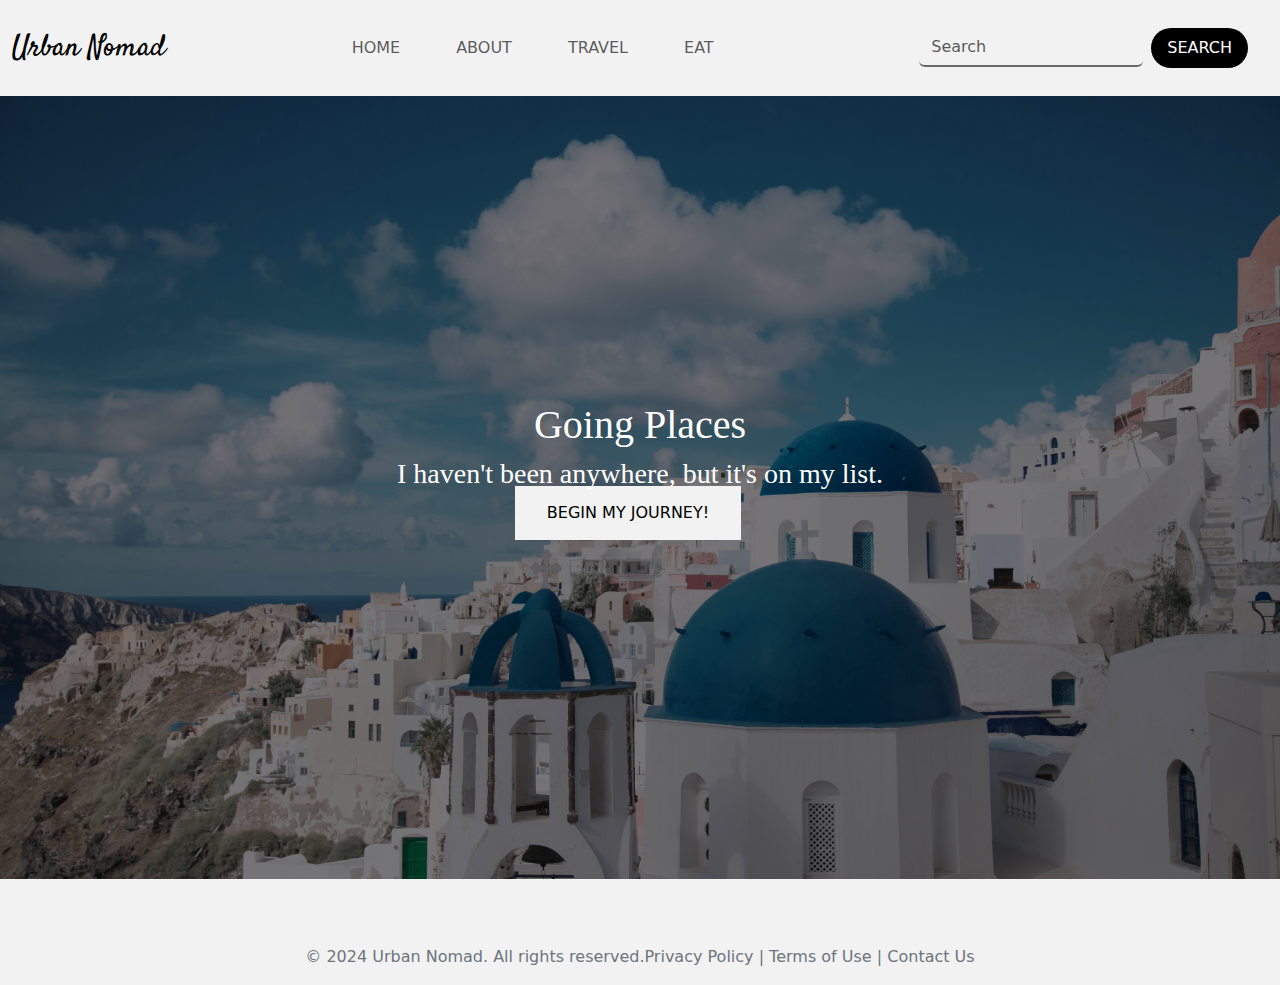
<file: index.html>
<!DOCTYPE html>
<html lang="en">
  <head>
    <title>Bootstrap Example</title>
    <meta charset="utf-8" />
    <meta name="viewport" content="width=device-width, initial-scale=1" />
    <link
      href="https://cdn.jsdelivr.net/npm/bootstrap@5.3.3/dist/css/bootstrap.min.css"
      rel="stylesheet"
    />
    <script src="https://cdn.jsdelivr.net/npm/bootstrap@5.3.3/dist/js/bootstrap.bundle.min.js"></script>
    <link
      rel="stylesheet"
      href="https://fonts.googleapis.com/css2?family=Satisfy&display=swap"
    />
    <link rel="stylesheet" href="global.css" />
  </head>
  <style>
    .container1 {
      display: flex;
      align-items: center;
      justify-content: center;
      background-image: linear-gradient(rgba(0, 0, 0, 0.5), rgba(0, 0, 0, 0.5)),
        url("assets/travel.jpg");
      background-repeat: no-repeat;
      background-size: cover;
      height: 87vh;
    }
    .container {
      align-items: center;
      display: flex;
      justify-content: center;
      margin-top: 50px;
    }
    .hero-text {
      text-align: center;
      position: absolute;
      top: 50%;
      left: 50%;
      transform: translate(-50%, -50%);
      color: white;
      font-family: serif;
    }
    .button1 {
      background-color: #f2f2f2;
      color: black;
      border: none;
      text-align: center;
      padding: 15px 32px;
      font-size: 16px;
      cursor: pointer;
    }
    .button1:hover {
      background-color: #3a312d;
      color: white;
    }
    .footer {
      padding: 20px 0;
      background-color: #f2f2f2;
      color: #6c757d;
      text-align: center;
    }
    .footer a {
      color: #6c757d;
      text-decoration: none;
    }
    .footer a:hover {
      color: #343a40;
      text-decoration: underline;
    }
  </style>
  <body>
    <nav class="navbar navbar-expand-sm">
      <div class="container-fluid">
        <a class="navbar-brand" href="#">Urban Nomad</a>
        <button
          class="navbar-toggler"
          type="button"
          data-bs-toggle="collapse"
          data-bs-target="#mynavbar"
        >
          <span class="navbar-toggler-icon"></span>
        </button>
        <div class="collapse navbar-collapse" id="mynavbar">
          <ul class="navbar-nav mx-auto">
            <li class="nav-item">
              <a class="nav-link" href="index.html">HOME</a>
            </li>
            <li class="nav-item">
              <a class="nav-link" href="about.html">ABOUT</a>
            </li>
            <li class="nav-item">
              <a class="nav-link" href="travel.html">TRAVEL</a>
            </li>
            <li class="nav-item">
              <a class="nav-link" href="javascript:void(0)">EAT</a>
            </li>
          </ul>
        </div>
        <form class="d-flex search-form">
          <input
            class="form-control search-input"
            type="text"
            placeholder="Search"
          />
          <button class="button2" type="button">SEARCH</button>
        </form>
      </div>
    </nav>
    <div class="container1">
      <div class="row">
        <div class="hero-text">
          <h1>Going Places</h1>
          <h3>I haven't been anywhere, but it's on my list.</h3>
        </div>
      </div>
      <div class="row">
        <div class="container">
          <button
            class="button1"
            type="button"
            onclick="location.href='travel.html';"
          >
            BEGIN MY JOURNEY!
          </button>
        </div>
      </div>
    </div>
    <footer class="footer mt-auto py-3">
      <div class="container">
        <span>&copy; 2024 Urban Nomad. All rights reserved.</span>
        <div>
          <a href="#">Privacy Policy</a> | <a href="#">Terms of Use</a> |
          <a href="#">Contact Us</a>
        </div>
      </div>
    </footer>
  </body>
</html>
</file>
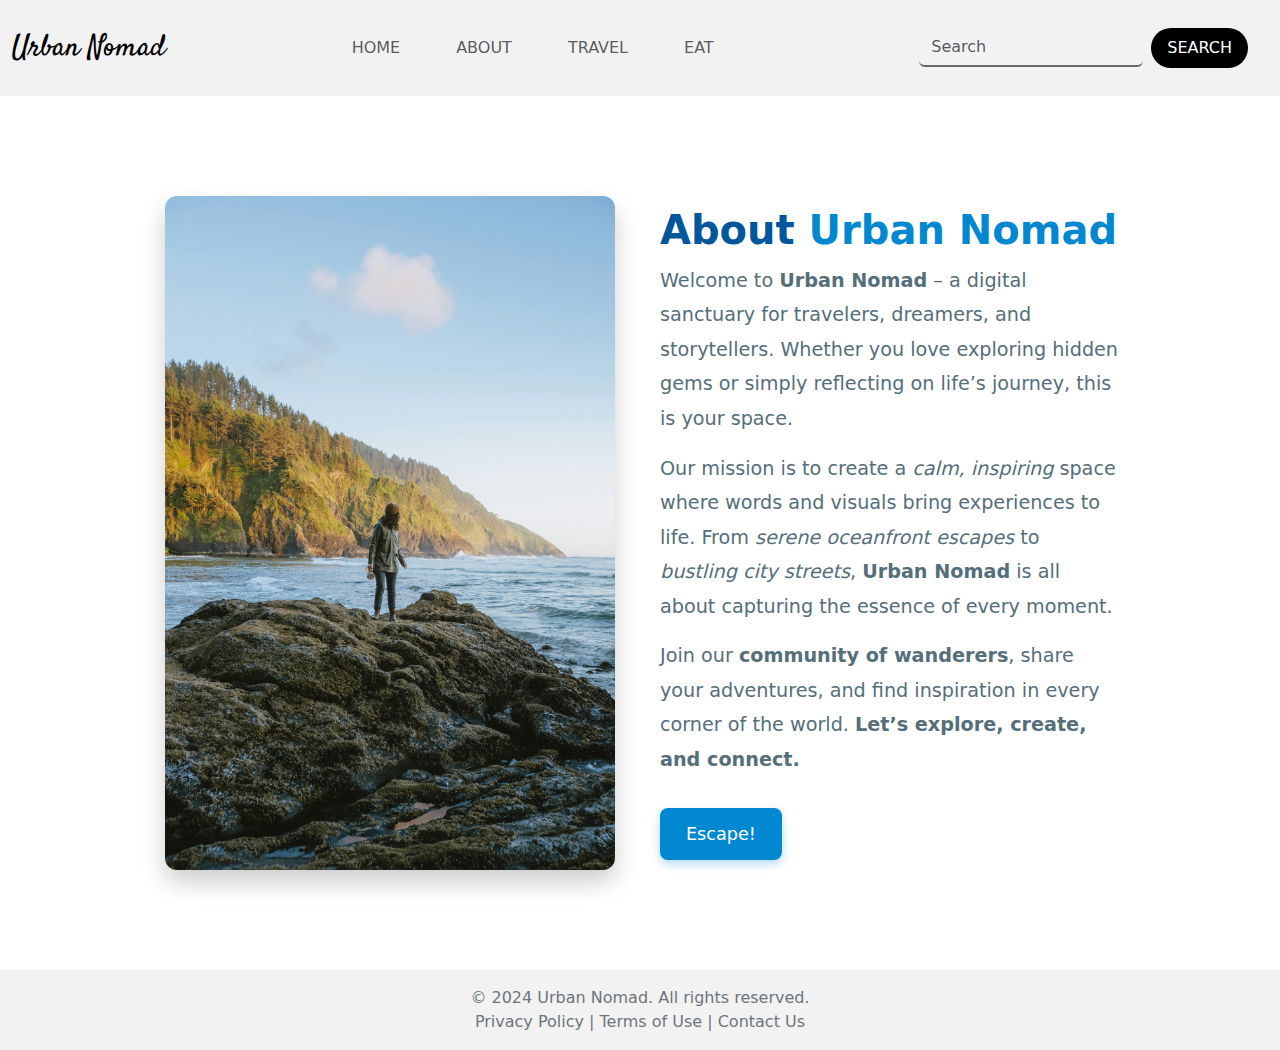
<file: about.html>
<!DOCTYPE html>
<html lang="en">
  <head>
    <title>View Blog</title>
    <meta charset="utf-8" />
    <meta name="viewport" content="width=device-width, initial-scale=1" />
    <link
      href="https://cdn.jsdelivr.net/npm/bootstrap@5.3.3/dist/css/bootstrap.min.css"
      rel="stylesheet"
    />
    <script src="https://cdn.jsdelivr.net/npm/bootstrap@5.3.3/dist/js/bootstrap.bundle.min.js"></script>
    <link
      rel="stylesheet"
      href="https://fonts.googleapis.com/css2?family=Satisfy&display=swap"
    />
    <link
      rel="stylesheet"
      href="https://fonts.googleapis.com/css2?family=Dancing+Script&display=swap"
    />
    <link rel="stylesheet" href="global.css" />
  </head>
  <body>
    <nav class="navbar navbar-expand-sm">
      <div class="container-fluid">
        <a class="navbar-brand" href="#"> Urban Nomad </a>
        <button
          class="navbar-toggler"
          type="button"
          data-bs-toggle="collapse"
          data-bs-target="#mynavbar"
        >
          <span class="navbar-toggler-icon"></span>
        </button>
        <div class="collapse navbar-collapse" id="mynavbar">
          <ul class="navbar-nav mx-auto">
            <li class="nav-item">
              <a class="nav-link" href="index.html">HOME</a>
            </li>
            <li class="nav-item">
              <a class="nav-link" href="about.html">ABOUT</a>
            </li>
            <li class="nav-item">
              <a class="nav-link" href="travel.html">TRAVEL</a>
            </li>
            <li class="nav-item">
              <a class="nav-link" href="javascript:void(0)">EAT</a>
            </li>
          </ul>
        </div>
        <form class="d-flex search-form">
          <input
            class="form-control search-input"
            type="text"
            placeholder="Search"
          />
          <button class="button2" type="button">SEARCH</button>
        </form>
      </div>
    </nav>
    <section id="about" class="about-section">
      <div class="about-container">
        <div class="about-image">
          <img src="assets/wanderer_abt.jpg" alt="Urban Nomad" />
        </div>
        <div class="about-content">
          <h2>About <span>Urban Nomad</span></h2>
          <p>
            Welcome to <strong>Urban Nomad</strong> – a digital sanctuary for
            travelers, dreamers, and storytellers. Whether you love exploring
            hidden gems or simply reflecting on life’s journey, this is your
            space.
          </p>
          <p>
            Our mission is to create a <i>calm, inspiring</i> space where words
            and visuals bring experiences to life. From
            <i>serene oceanfront escapes</i> to <i>bustling city streets</i>,
            <strong>Urban Nomad</strong> is all about capturing the essence of
            every moment.
          </p>
          <p>
            Join our <b>community of wanderers</b>, share your adventures, and
            find inspiration in every corner of the world.
            <strong>Let’s explore, create, and connect.</strong>
          </p>
          <a href="travel.html" class="btn">Escape!</a>
        </div>
      </div>
    </section>

    <footer class="footer mt-auto py-3">
      <div class="container">
        <span>&copy; 2024 Urban Nomad. All rights reserved.</span>
        <div>
          <a href="#">Privacy Policy</a> | <a href="#">Terms of Use</a> |
          <a href="#">Contact Us</a>
        </div>
      </div>
    </footer>
  </body>
</html>
</file>
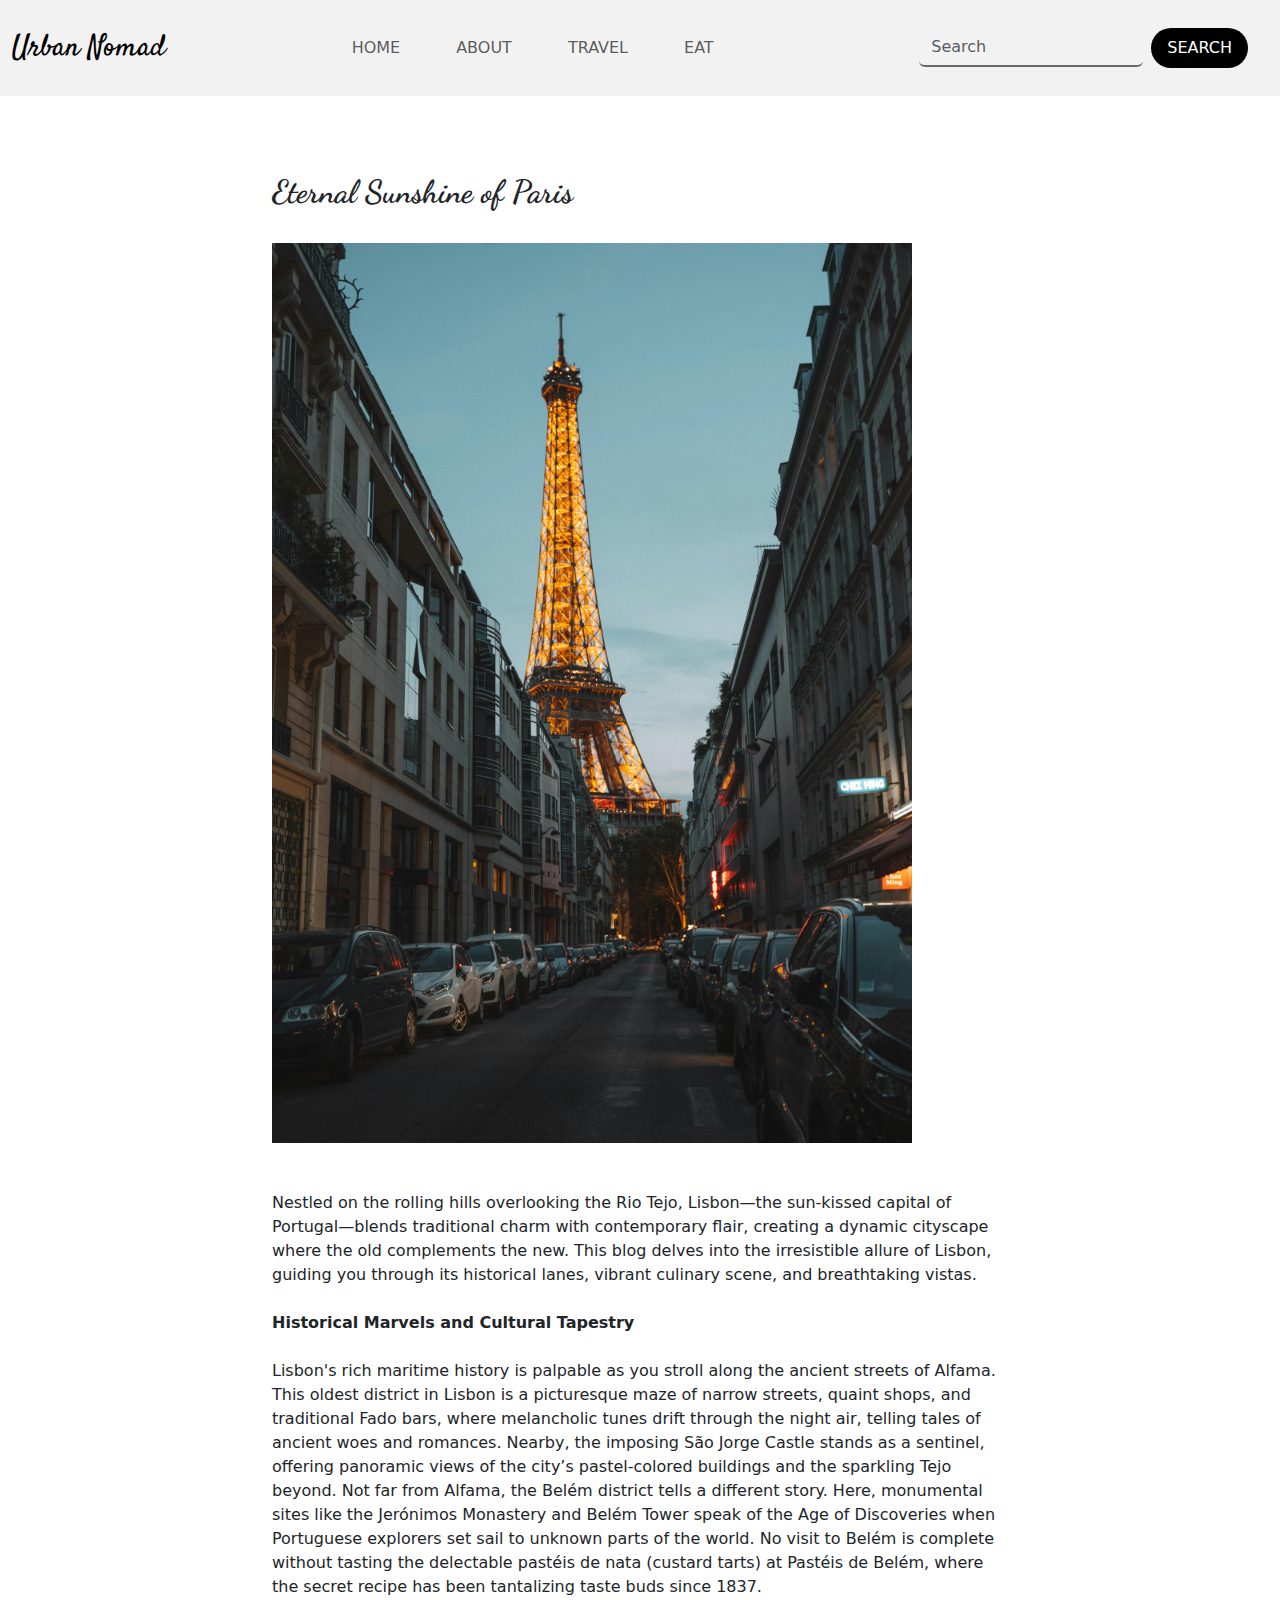
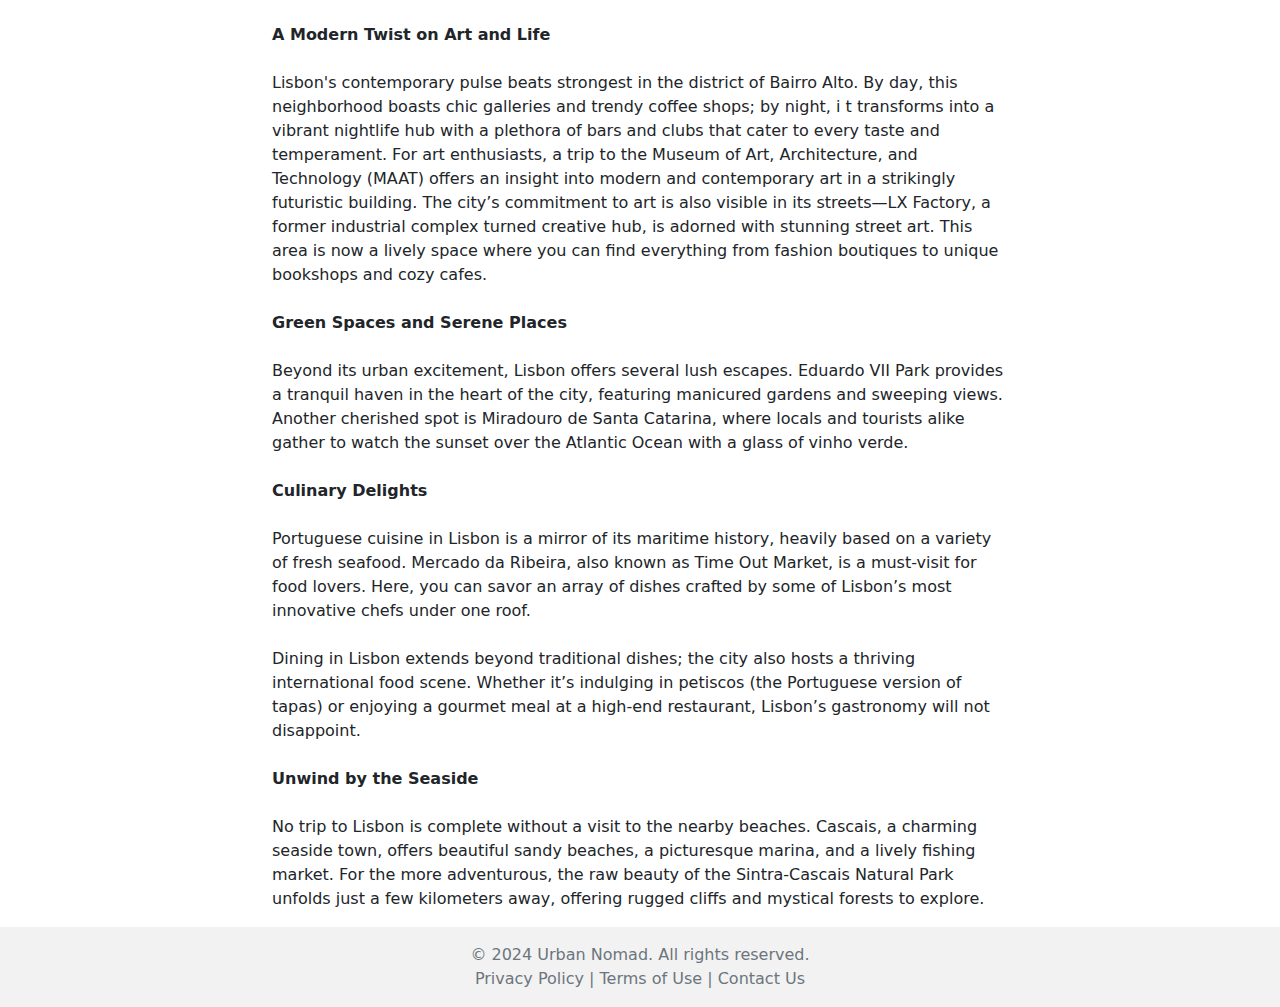
<file: eiffel.html>
<!DOCTYPE html>
<html lang="en">
  <head>
    <title>Bootstrap Example</title>
    <meta charset="utf-8" />
    <meta name="viewport" content="width=device-width, initial-scale=1" />
    <link
      href="https://cdn.jsdelivr.net/npm/bootstrap@5.3.3/dist/css/bootstrap.min.css"
      rel="stylesheet"
    />
    <script src="https://cdn.jsdelivr.net/npm/bootstrap@5.3.3/dist/js/bootstrap.bundle.min.js"></script>
    <link
      rel="stylesheet"
      href="https://fonts.googleapis.com/css2?family=Satisfy&display=swap"
    />
    <link
      rel="stylesheet"
      href="https://fonts.googleapis.com/css2?family=Dancing+Script&display=swap"
    />
    <link rel="stylesheet" href="global.css" />
  </head>
  <style>
    img {
      display: flex;
      align-items: center;
      justify-content: center;
      background-repeat: no-repeat;
      background-size: contain;
      height: 100vh;
      width: 50vw;
    }
  </style>
  <body>
    <nav class="navbar navbar-expand-sm">
      <div class="container-fluid">
        <a class="navbar-brand" href="#"> Urban Nomad </a>
        <button
          class="navbar-toggler"
          type="button"
          data-bs-toggle="collapse"
          data-bs-target="#mynavbar"
        >
          <span class="navbar-toggler-icon"></span>
        </button>
        <div class="collapse navbar-collapse" id="mynavbar">
          <ul class="navbar-nav mx-auto">
            <li class="nav-item">
              <a class="nav-link" href="index.html">HOME</a>
            </li>
            <li class="nav-item">
              <a class="nav-link" href="about.html">ABOUT</a>
            </li>
            <li class="nav-item">
              <a class="nav-link" href="travel.html">TRAVEL</a>
            </li>
            <li class="nav-item">
              <a class="nav-link" href="javascript:void(0)">EAT</a>
            </li>
          </ul>
        </div>
        <form class="d-flex search-form">
          <input
            class="form-control search-input"
            type="text"
            placeholder="Search"
          />
          <button class="button2" type="button">SEARCH</button>
        </form>
      </div>
    </nav>
    <div class="container">
      <div class="row">
        <div class="col-md-2"></div>
        <div class="col-md-8">
          <h2 style="font-family: Dancing Script">
            <br />
            <br />
            <b>Eternal Sunshine of Paris</b>
          </h2>
          <br />
          <img src="assets/eiffel.jpg" alt="Lisbon" /> <br />
          <br />
          <p>
            Nestled on the rolling hills overlooking the Rio Tejo, Lisbon—the
            sun-kissed capital of Portugal—blends traditional charm with
            contemporary flair, creating a dynamic cityscape where the old
            complements the new. This blog delves into the irresistible allure
            of Lisbon, guiding you through its historical lanes, vibrant
            culinary scene, and breathtaking vistas.<br />
            <br />
            <b>Historical Marvels and Cultural Tapestry</b> <br />
            <br />
            Lisbon's rich maritime history is palpable as you stroll along the
            ancient streets of Alfama. This oldest district in Lisbon is a
            picturesque maze of narrow streets, quaint shops, and traditional
            Fado bars, where melancholic tunes drift through the night air,
            telling tales of ancient woes and romances. Nearby, the imposing São
            Jorge Castle stands as a sentinel, offering panoramic views of the
            city’s pastel-colored buildings and the sparkling Tejo beyond. Not
            far from Alfama, the Belém district tells a different story. Here,
            monumental sites like the Jerónimos Monastery and Belém Tower speak
            of the Age of Discoveries when Portuguese explorers set sail to
            unknown parts of the world. No visit to Belém is complete without
            tasting the delectable pastéis de nata (custard tarts) at Pastéis de
            Belém, where the secret recipe has been tantalizing taste buds since
            1837.<br />
            <br />
            <b>A Modern Twist on Art and Life</b> <br />
            <br />
            Lisbon's contemporary pulse beats strongest in the district of
            Bairro Alto. By day, this neighborhood boasts chic galleries and
            trendy coffee shops; by night, i t transforms into a vibrant
            nightlife hub with a plethora of bars and clubs that cater to every
            taste and temperament. For art enthusiasts, a trip to the Museum of
            Art, Architecture, and Technology (MAAT) offers an insight into
            modern and contemporary art in a strikingly futuristic building. The
            city’s commitment to art is also visible in its streets—LX Factory,
            a former industrial complex turned creative hub, is adorned with
            stunning street art. This area is now a lively space where you can
            find everything from fashion boutiques to unique bookshops and cozy
            cafes.<br />
            <br />
            <b>Green Spaces and Serene Places</b> <br />
            <br />

            Beyond its urban excitement, Lisbon offers several lush escapes.
            Eduardo VII Park provides a tranquil haven in the heart of the city,
            featuring manicured gardens and sweeping views. Another cherished
            spot is Miradouro de Santa Catarina, where locals and tourists alike
            gather to watch the sunset over the Atlantic Ocean with a glass of
            vinho verde. <br />
            <br />
            <b> Culinary Delights</b> <br />
            <br />

            Portuguese cuisine in Lisbon is a mirror of its maritime history,
            heavily based on a variety of fresh seafood. Mercado da Ribeira,
            also known as Time Out Market, is a must-visit for food lovers.
            Here, you can savor an array of dishes crafted by some of Lisbon’s
            most innovative chefs under one roof. <br /><br />

            Dining in Lisbon extends beyond traditional dishes; the city also
            hosts a thriving international food scene. Whether it’s indulging in
            petiscos (the Portuguese version of tapas) or enjoying a gourmet
            meal at a high-end restaurant, Lisbon’s gastronomy will not
            disappoint.<br /><br />
            <b>Unwind by the Seaside</b> <br />
            <br />

            No trip to Lisbon is complete without a visit to the nearby beaches.
            Cascais, a charming seaside town, offers beautiful sandy beaches, a
            picturesque marina, and a lively fishing market. For the more
            adventurous, the raw beauty of the Sintra-Cascais Natural Park
            unfolds just a few kilometers away, offering rugged cliffs and
            mystical forests to explore.
          </p>
        </div>
        <div class="col-md-2"></div>
      </div>
    </div>
    <footer class="footer mt-auto py-3">
      <div class="container">
        <span>&copy; 2024 Urban Nomad. All rights reserved.</span>
        <div>
          <a href="#">Privacy Policy</a> | <a href="#">Terms of Use</a> |
          <a href="#">Contact Us</a>
        </div>
      </div>
    </footer>
  </body>
</html>
</file>
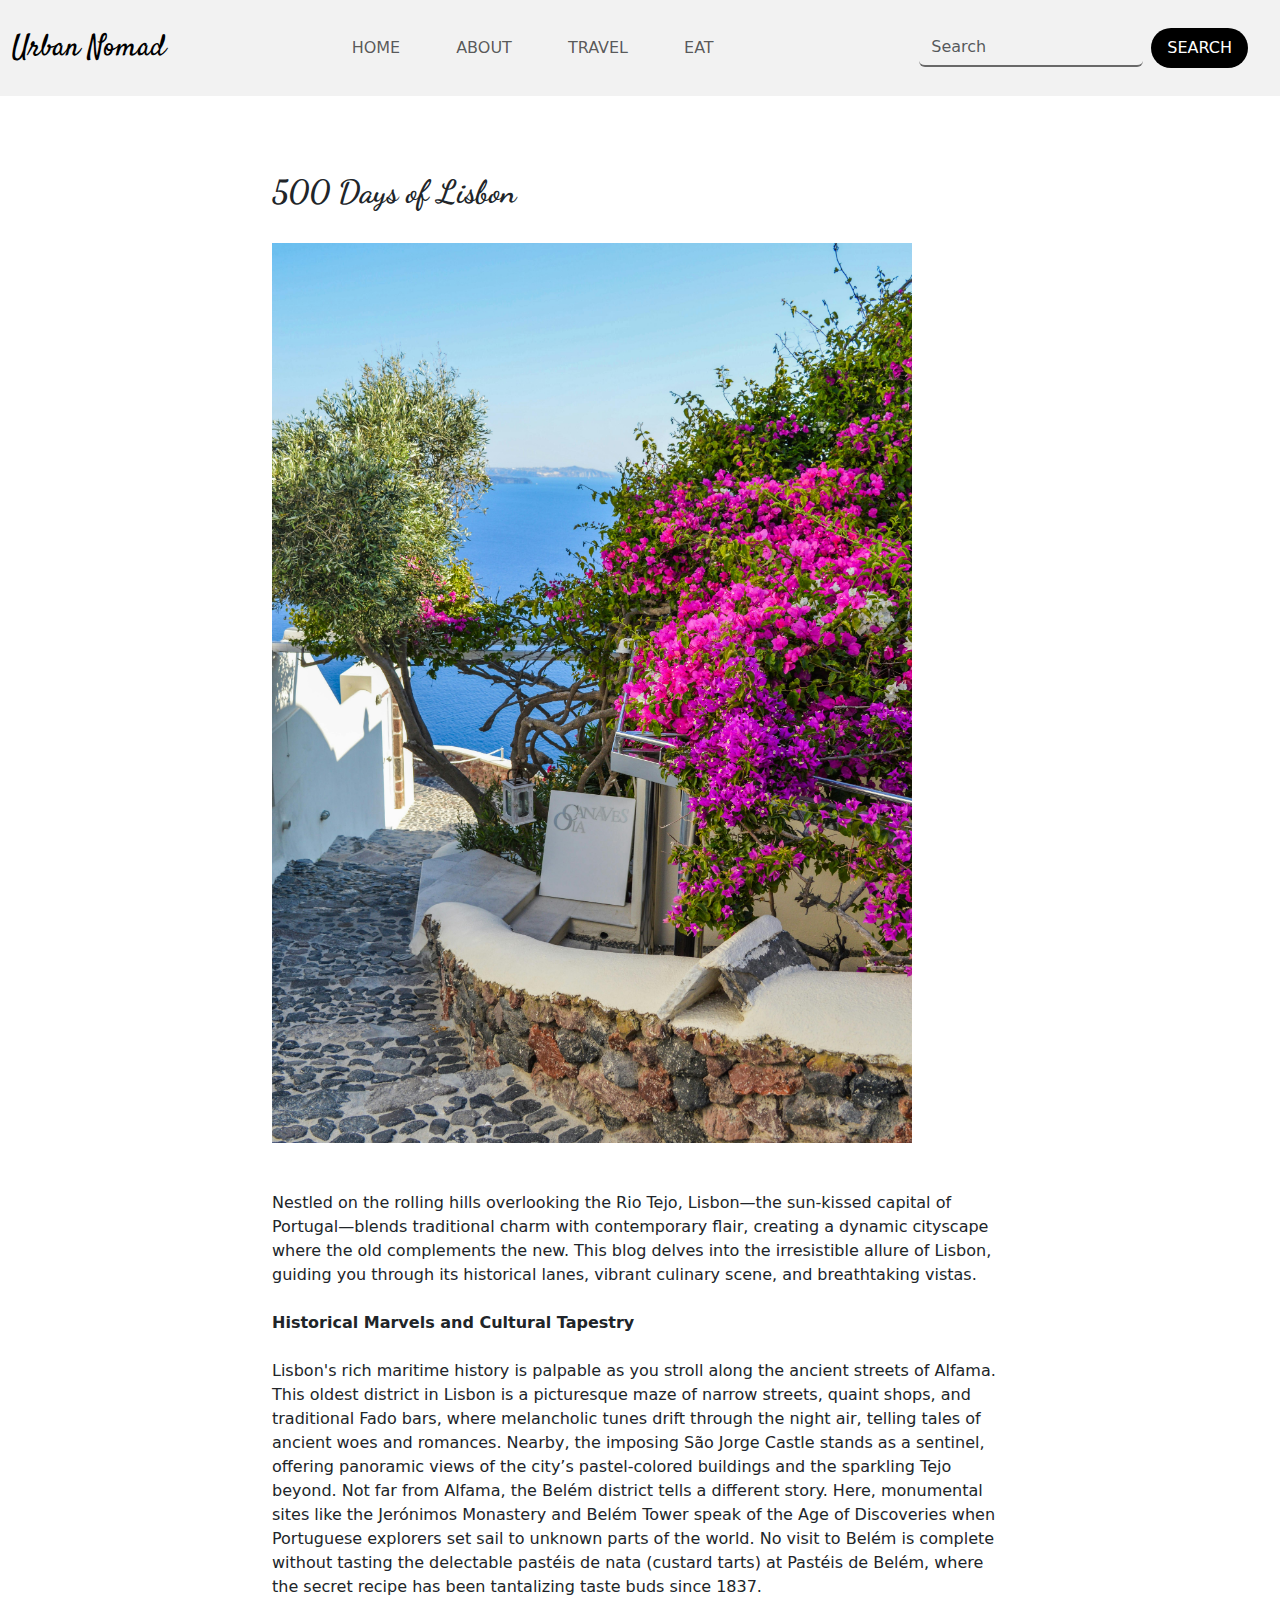
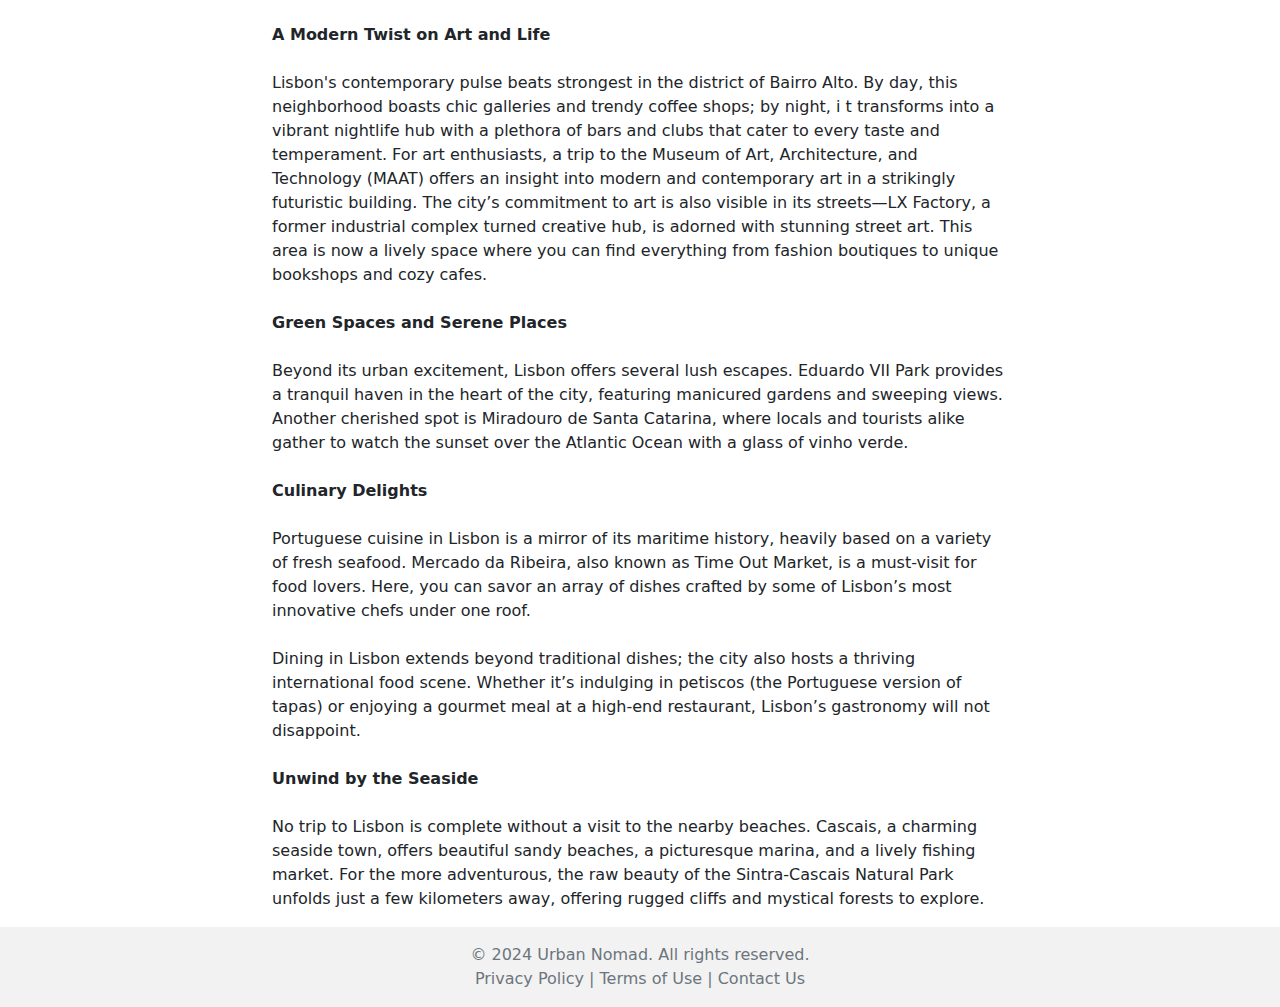
<file: lisbon.html>
<!DOCTYPE html>
<html lang="en">
  <head>
    <title>Bootstrap Example</title>
    <meta charset="utf-8" />
    <meta name="viewport" content="width=device-width, initial-scale=1" />
    <link
      href="https://cdn.jsdelivr.net/npm/bootstrap@5.3.3/dist/css/bootstrap.min.css"
      rel="stylesheet"
    />
    <script src="https://cdn.jsdelivr.net/npm/bootstrap@5.3.3/dist/js/bootstrap.bundle.min.js"></script>
    <link
      rel="stylesheet"
      href="https://fonts.googleapis.com/css2?family=Satisfy&display=swap"
    />
    <link
      rel="stylesheet"
      href="https://fonts.googleapis.com/css2?family=Dancing+Script&display=swap"
    />
    <link rel="stylesheet" href="global.css" />
  </head>
  <style>
    img {
      display: flex;
      align-items: center;
      justify-content: center;
      background-repeat: no-repeat;
      background-size: contain;
      height: 100vh;
      width: 50vw;
    }
  </style>
  <body>
    <nav class="navbar navbar-expand-sm">
      <div class="container-fluid">
        <a class="navbar-brand" href="#"> Urban Nomad </a>
        <button
          class="navbar-toggler"
          type="button"
          data-bs-toggle="collapse"
          data-bs-target="#mynavbar"
        >
          <span class="navbar-toggler-icon"></span>
        </button>
        <div class="collapse navbar-collapse" id="mynavbar">
          <ul class="navbar-nav mx-auto">
            <li class="nav-item">
              <a class="nav-link" href="index.html">HOME</a>
            </li>
            <li class="nav-item">
              <a class="nav-link" href="about.html">ABOUT</a>
            </li>
            <li class="nav-item">
              <a class="nav-link" href="travel.html">TRAVEL</a>
            </li>
            <li class="nav-item">
              <a class="nav-link" href="javascript:void(0)">EAT</a>
            </li>
          </ul>
        </div>
        <form class="d-flex search-form">
          <input
            class="form-control search-input"
            type="text"
            placeholder="Search"
          />
          <button class="button2" type="button">SEARCH</button>
        </form>
      </div>
    </nav>
    <div class="container">
      <div class="row">
        <div class="col-md-2"></div>
        <div class="col-md-8">
          <h2 style="font-family: Dancing Script">
            <br />
            <br />
            <b>500 Days of Lisbon</b>
          </h2>
          <br />
          <img src="assets/bougainvillea.jpg" alt="Lisbon" /> <br />
          <br />
          <p>
            Nestled on the rolling hills overlooking the Rio Tejo, Lisbon—the
            sun-kissed capital of Portugal—blends traditional charm with
            contemporary flair, creating a dynamic cityscape where the old
            complements the new. This blog delves into the irresistible allure
            of Lisbon, guiding you through its historical lanes, vibrant
            culinary scene, and breathtaking vistas.<br />
            <br />
            <b>Historical Marvels and Cultural Tapestry</b> <br />
            <br />
            Lisbon's rich maritime history is palpable as you stroll along the
            ancient streets of Alfama. This oldest district in Lisbon is a
            picturesque maze of narrow streets, quaint shops, and traditional
            Fado bars, where melancholic tunes drift through the night air,
            telling tales of ancient woes and romances. Nearby, the imposing São
            Jorge Castle stands as a sentinel, offering panoramic views of the
            city’s pastel-colored buildings and the sparkling Tejo beyond. Not
            far from Alfama, the Belém district tells a different story. Here,
            monumental sites like the Jerónimos Monastery and Belém Tower speak
            of the Age of Discoveries when Portuguese explorers set sail to
            unknown parts of the world. No visit to Belém is complete without
            tasting the delectable pastéis de nata (custard tarts) at Pastéis de
            Belém, where the secret recipe has been tantalizing taste buds since
            1837.<br />
            <br />
            <b>A Modern Twist on Art and Life</b> <br />
            <br />
            Lisbon's contemporary pulse beats strongest in the district of
            Bairro Alto. By day, this neighborhood boasts chic galleries and
            trendy coffee shops; by night, i t transforms into a vibrant
            nightlife hub with a plethora of bars and clubs that cater to every
            taste and temperament. For art enthusiasts, a trip to the Museum of
            Art, Architecture, and Technology (MAAT) offers an insight into
            modern and contemporary art in a strikingly futuristic building. The
            city’s commitment to art is also visible in its streets—LX Factory,
            a former industrial complex turned creative hub, is adorned with
            stunning street art. This area is now a lively space where you can
            find everything from fashion boutiques to unique bookshops and cozy
            cafes.<br />
            <br />
            <b>Green Spaces and Serene Places</b> <br />
            <br />

            Beyond its urban excitement, Lisbon offers several lush escapes.
            Eduardo VII Park provides a tranquil haven in the heart of the city,
            featuring manicured gardens and sweeping views. Another cherished
            spot is Miradouro de Santa Catarina, where locals and tourists alike
            gather to watch the sunset over the Atlantic Ocean with a glass of
            vinho verde. <br />
            <br />
            <b> Culinary Delights</b> <br />
            <br />

            Portuguese cuisine in Lisbon is a mirror of its maritime history,
            heavily based on a variety of fresh seafood. Mercado da Ribeira,
            also known as Time Out Market, is a must-visit for food lovers.
            Here, you can savor an array of dishes crafted by some of Lisbon’s
            most innovative chefs under one roof. <br /><br />

            Dining in Lisbon extends beyond traditional dishes; the city also
            hosts a thriving international food scene. Whether it’s indulging in
            petiscos (the Portuguese version of tapas) or enjoying a gourmet
            meal at a high-end restaurant, Lisbon’s gastronomy will not
            disappoint.<br /><br />
            <b>Unwind by the Seaside</b> <br />
            <br />

            No trip to Lisbon is complete without a visit to the nearby beaches.
            Cascais, a charming seaside town, offers beautiful sandy beaches, a
            picturesque marina, and a lively fishing market. For the more
            adventurous, the raw beauty of the Sintra-Cascais Natural Park
            unfolds just a few kilometers away, offering rugged cliffs and
            mystical forests to explore.
          </p>
        </div>
        <div class="col-md-2"></div>
      </div>
    </div>
    <footer class="footer mt-auto py-3">
      <div class="container">
        <span>&copy; 2024 Urban Nomad. All rights reserved.</span>
        <div>
          <a href="#">Privacy Policy</a> | <a href="#">Terms of Use</a> |
          <a href="#">Contact Us</a>
        </div>
      </div>
    </footer>
  </body>
</html>
</file>
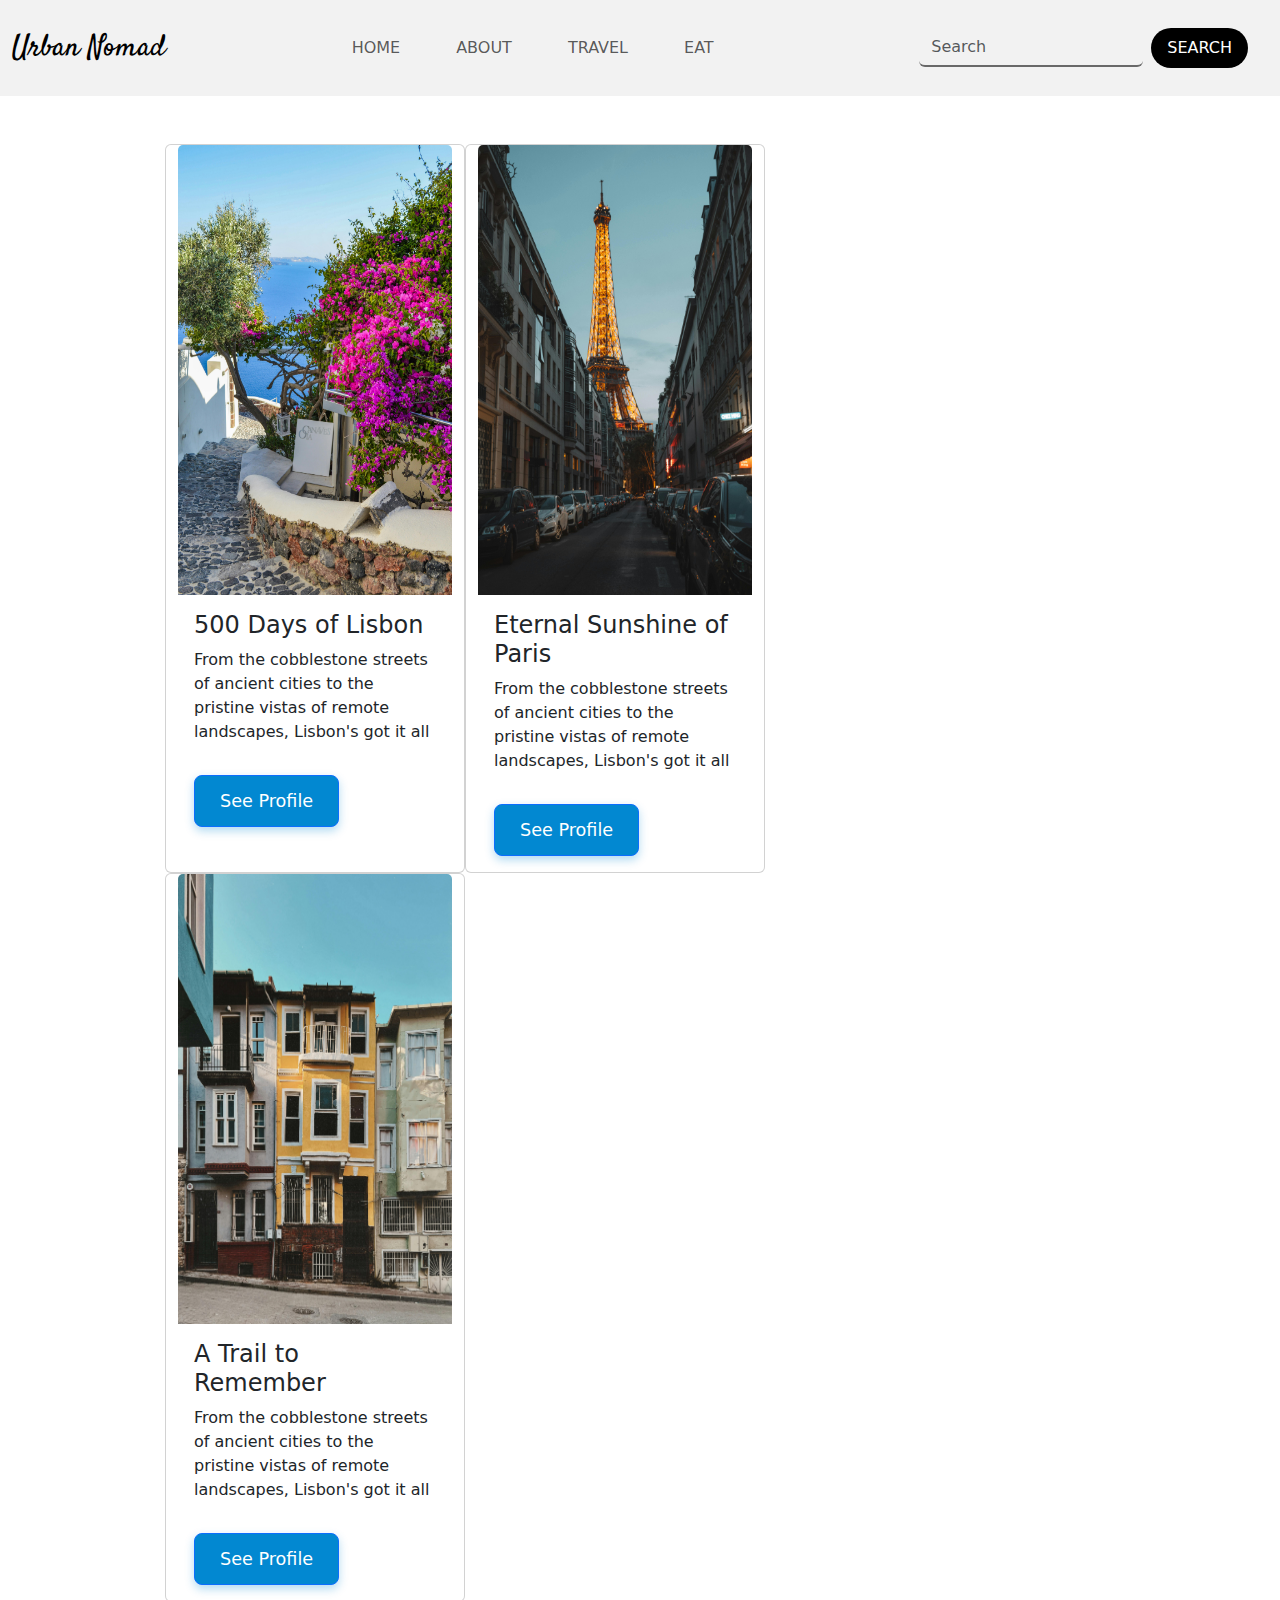
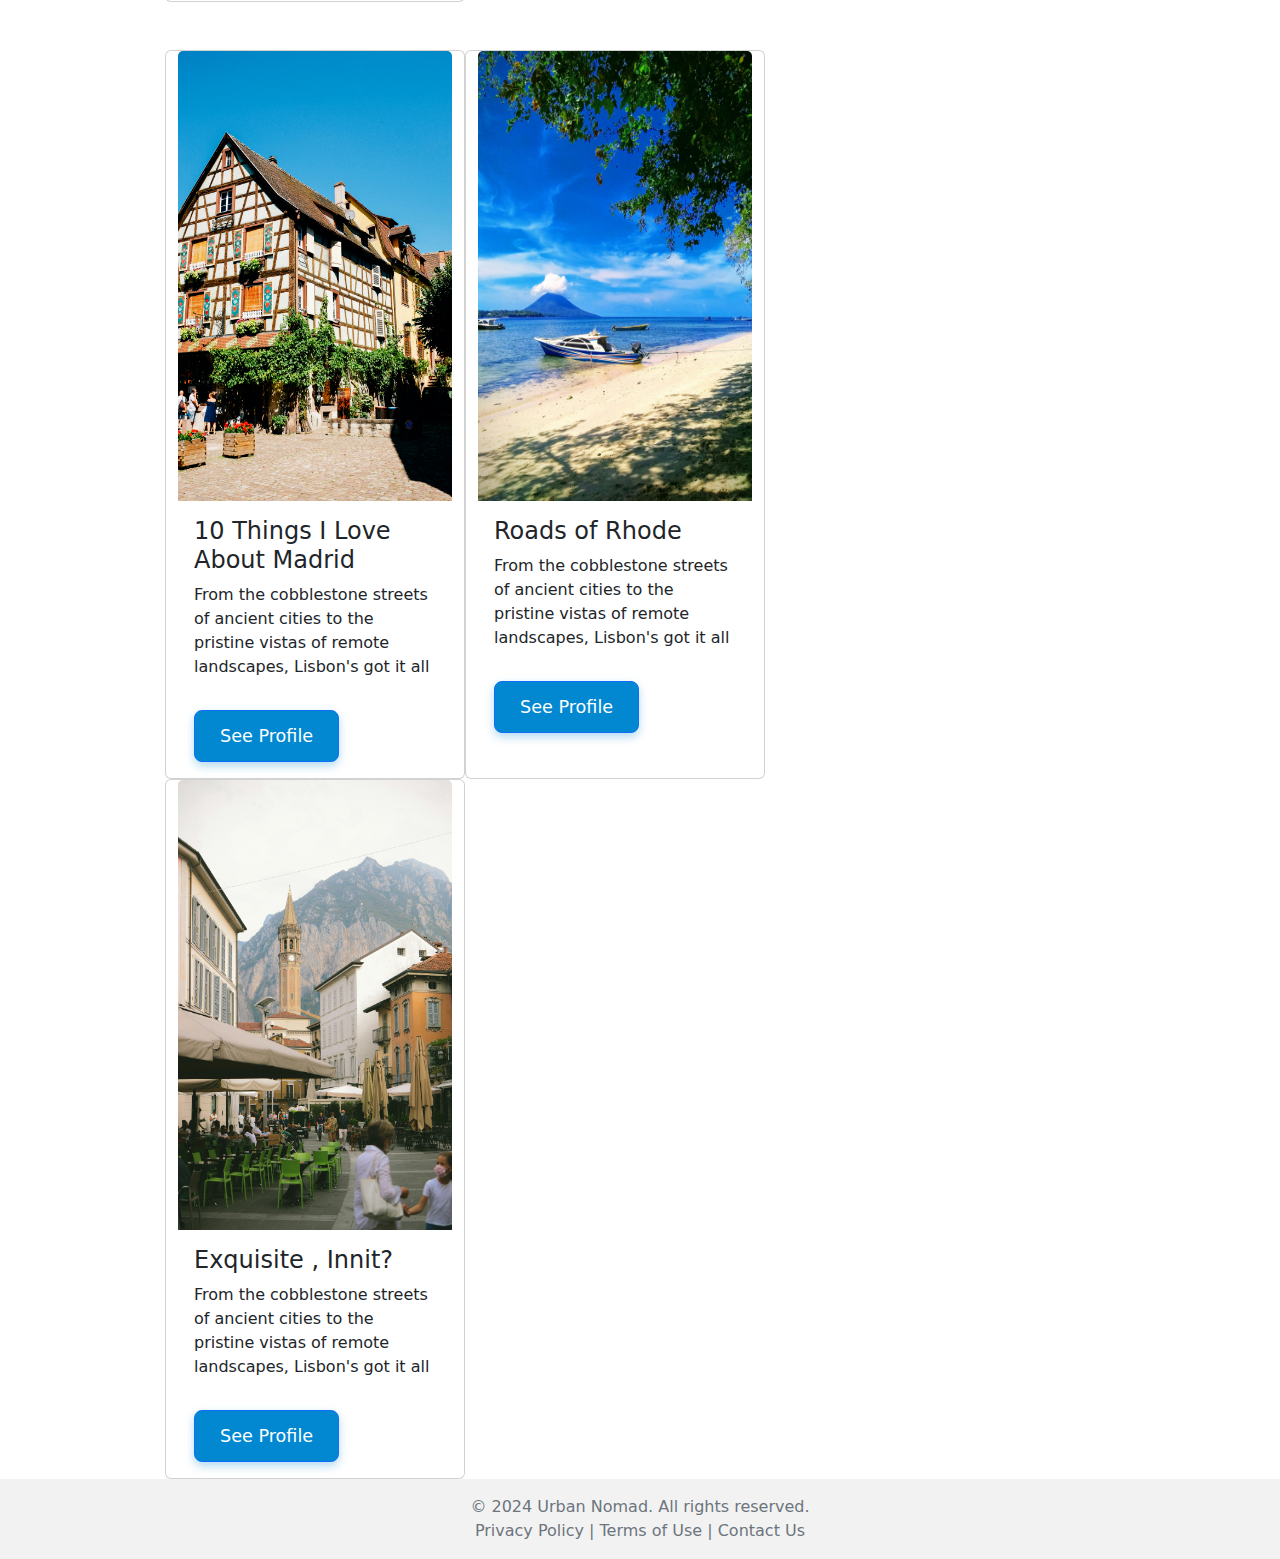
<file: travel.html>
<!DOCTYPE html>
<html lang="en">
  <head>
    <title>Travel Page</title>
    <meta charset="utf-8" />
    <meta name="viewport" content="width=device-width, initial-scale=1" />
    <link
      href="https://cdn.jsdelivr.net/npm/bootstrap@5.3.3/dist/css/bootstrap.min.css"
      rel="stylesheet"
    />
    <script src="https://cdn.jsdelivr.net/npm/bootstrap@5.3.3/dist/js/bootstrap.bundle.min.js"></script>
    <link
      rel="stylesheet"
      href="https://fonts.googleapis.com/css2?family=Satisfy&display=swap"
    />
    <link rel="stylesheet" href="global.css" />
  </head>
  <body>
    <nav class="navbar navbar-expand-sm">
      <div class="container-fluid">
        <a class="navbar-brand" href="#">Urban Nomad</a>
        <button
          class="navbar-toggler"
          type="button"
          data-bs-toggle="collapse"
          data-bs-target="#mynavbar"
        >
          <span class="navbar-toggler-icon"></span>
        </button>
        <div class="collapse navbar-collapse" id="mynavbar">
          <ul class="navbar-nav mx-auto">
            <li class="nav-item">
              <a class="nav-link" href="index.html">HOME</a>
            </li>
            <li class="nav-item">
              <a class="nav-link" href="about.html">ABOUT</a>
            </li>
            <li class="nav-item">
              <a class="nav-link" href="travel.html">TRAVEL</a>
            </li>
            <li class="nav-item">
              <a class="nav-link" href="javascript:void(0)">EAT</a>
            </li>
          </ul>
        </div>
        <form class="d-flex search-form">
          <input
            class="form-control search-input"
            type="text"
            placeholder="Search"
          />
          <button class="button2" type="button">SEARCH</button>
        </form>
      </div>
    </nav>

    <div class="container">
      <div class="row">
        <div class="col-md-1"></div>
        <div class="col-md-9">
          <br />
          <br />
          <script>
            document.addEventListener("DOMContentLoaded", function () {
              const title = localStorage.getItem("Title");
              if (title) {
                document.getElementById("blogTitleHeader").textContent = title;
              } else {
                document.getElementById("blogTitleHeader").textContent =
                  "No Title Available";
              }
            });
          </script>
          <div class="row">
            <div class="card" style="width: 300px">
              <img
                class="card-img-top"
                src="assets/bougainvillea.jpg"
                alt="Card image"
                style="width: 100%; height: 450px"
              />
              <div class="card-body">
                <h4 class="card-title">500 Days of Lisbon</h4>
                <p class="card-text">
                  From the cobblestone streets of ancient cities to the pristine
                  vistas of remote landscapes, Lisbon's got it all
                </p>
                <a
                  href="#"
                  class="btn btn-primary"
                  onclick="location.href='lisbon.html';"
                  >See Profile</a
                >
              </div>
            </div>
            <div class="card" style="width: 300px">
              <img
                class="card-img-top"
                src="assets/eiffel.jpg"
                alt="Card image"
                style="width: 100%; height: 450px"
              />
              <div class="card-body">
                <h4 class="card-title">Eternal Sunshine of Paris</h4>
                <p class="card-text">
                  From the cobblestone streets of ancient cities to the pristine
                  vistas of remote landscapes, Lisbon's got it all
                </p>
                <a
                  href="#"
                  class="btn btn-primary"
                  onclick="location.href='paris.html';"
                  >See Profile</a
                >
              </div>
            </div>
            <div class="card" style="width: 300px">
              <img
                class="card-img-top"
                src="assets/buildings.jpg"
                alt="Card image"
                style="width: 100%; height: 450px"
              />
              <div class="card-body">
                <h4 class="card-title">A Trail to Remember</h4>
                <p class="card-text">
                  From the cobblestone streets of ancient cities to the pristine
                  vistas of remote landscapes, Lisbon's got it all
                </p>
                <a
                  href="#"
                  class="btn btn-primary"
                  onclick="location.href='create.html';"
                  >See Profile</a
                >
              </div>
            </div>
          </div>
          <br />
          <br />
          <div class="row">
            <div class="card" style="width: 300px">
              <img
                class="card-img-top"
                src="assets/rowsecond.jpg"
                alt="Card image"
                style="width: 100%; height: 450px"
              />
              <div class="card-body">
                <h4 class="card-title">10 Things I Love About Madrid</h4>
                <p class="card-text">
                  From the cobblestone streets of ancient cities to the pristine
                  vistas of remote landscapes, Lisbon's got it all
                </p>
                <a
                  href="#"
                  class="btn btn-primary"
                  onclick="location.href='create.html';"
                  >See Profile</a
                >
              </div>
            </div>
            <div class="card" style="width: 300px">
              <img
                class="card-img-top"
                src="assets/beach.jpg"
                alt="Card image"
                style="width: 100%; height: 450px"
              />
              <div class="card-body">
                <h4 class="card-title">Roads of Rhode</h4>
                <p class="card-text">
                  From the cobblestone streets of ancient cities to the pristine
                  vistas of remote landscapes, Lisbon's got it all
                </p>
                <a
                  href="#"
                  class="btn btn-primary"
                  onclick="location.href='create.html';"
                  >See Profile</a
                >
              </div>
            </div>
            <div class="card" style="width: 300px">
              <img
                class="card-img-top"
                src="assets/eurestaurant.jpg"
                alt="Card image"
                style="width: 100%; height: 450px"
              />
              <div class="card-body">
                <h4 class="card-title">Exquisite , Innit?</h4>
                <p class="card-text">
                  From the cobblestone streets of ancient cities to the pristine
                  vistas of remote landscapes, Lisbon's got it all
                </p>
                <a
                  href="#"
                  class="btn btn-primary"
                  onclick="location.href='create.html';"
                  >See Profile</a
                >
              </div>
            </div>
          </div>
        </div>
        <div class="col-md-1"></div>
      </div>
    </div>

    <footer class="footer mt-auto py-3">
      <div class="container">
        <span>&copy; 2024 Urban Nomad. All rights reserved.</span>
        <div>
          <a href="#">Privacy Policy</a> | <a href="#">Terms of Use</a> |
          <a href="#">Contact Us</a>
        </div>
      </div>
    </footer>
  </body>
</html>
</file>
<file: global.css>
.navbar-brand {
  font-family: "Satisfy", cursive;
  font-size: 30px;
  margin-right: auto;
}
.navbar {
  background-color: #f2f2f2;
  /*padding: 20px;*/
  color: #20303c;
}

.navbar-nav .nav-item {
  margin: 0 20px;
}

.search-form {
  align-items: center;
  padding: 20px;
}

.search-input {
  background-color: transparent;
  border: none;
  border-bottom: 2px solid #696969;
  outline: none;
  color: #000;
  margin-right: 8px;
}

.search-input:focus {
  border-bottom: 2px solid #696969;
  box-shadow: none;
  background-color: #f2f2f2;
}

.button2 {
  padding: 8px 16px;
  background-color: black;
  border: none;
  color: white;
  border-radius: 30px;
}

.footer {
  padding: 20px 0;
  background-color: #f2f2f2;
  color: #6c757d;
  text-align: center;
}
.footer a {
  color: #6c757d;
  text-decoration: none;
}
.footer a:hover {
  color: #343a40;
  text-decoration: underline;
}
.about-section {
  padding: 80px 0;
  /* background: linear-gradient(
      to right,
      rgba(187, 222, 251, 0.7),
      rgba(144, 164, 174, 0.4)
    ),
    url("assets/about-banner.jpg") center/cover no-repeat; */
  color: #37474f; /* Deep grey-blue for text */
  text-align: center;
}

.about-container {
  max-width: 1000px;
  margin: auto;
  display: flex;
  align-items: center;
  justify-content: space-between;
  flex-wrap: wrap;
}

.about-image {
  flex: 1;
  padding: 20px;
}

.about-image img {
  width: 100%;
  max-width: 450px;
  border-radius: 12px;
  box-shadow: 0 12px 24px rgba(0, 0, 0, 0.2);
}

.about-content {
  flex: 1;
  padding: 20px;
  text-align: left;
}

.about-content h2 {
  font-size: 2.5rem;
  font-weight: 700;
  margin-bottom: 10px;
  color: #01579b; /* Ocean blue */
}

.about-content h2 span {
  color: #0288d1; /* Light pastel blue */
}

.about-content p {
  font-size: 1.2rem;
  line-height: 1.8;
  margin-bottom: 15px;
  color: #546e7a; /* Muted grey-blue */
}

.btn {
  display: inline-block;
  margin-top: 15px;
  padding: 12px 25px;
  font-size: 1.1rem;
  color: #fff;
  background: #0288d1; /* Pastel blue */
  border-radius: 8px;
  text-decoration: none;
  transition: 0.3s;
  box-shadow: 0 4px 10px rgba(2, 136, 209, 0.3);
}

.btn:hover {
  background: #0277bd; /* Slightly darker blue */
  transform: translateY(-3px);
  box-shadow: 0 8px 20px rgba(2, 136, 209, 0.4);
}
</file>
